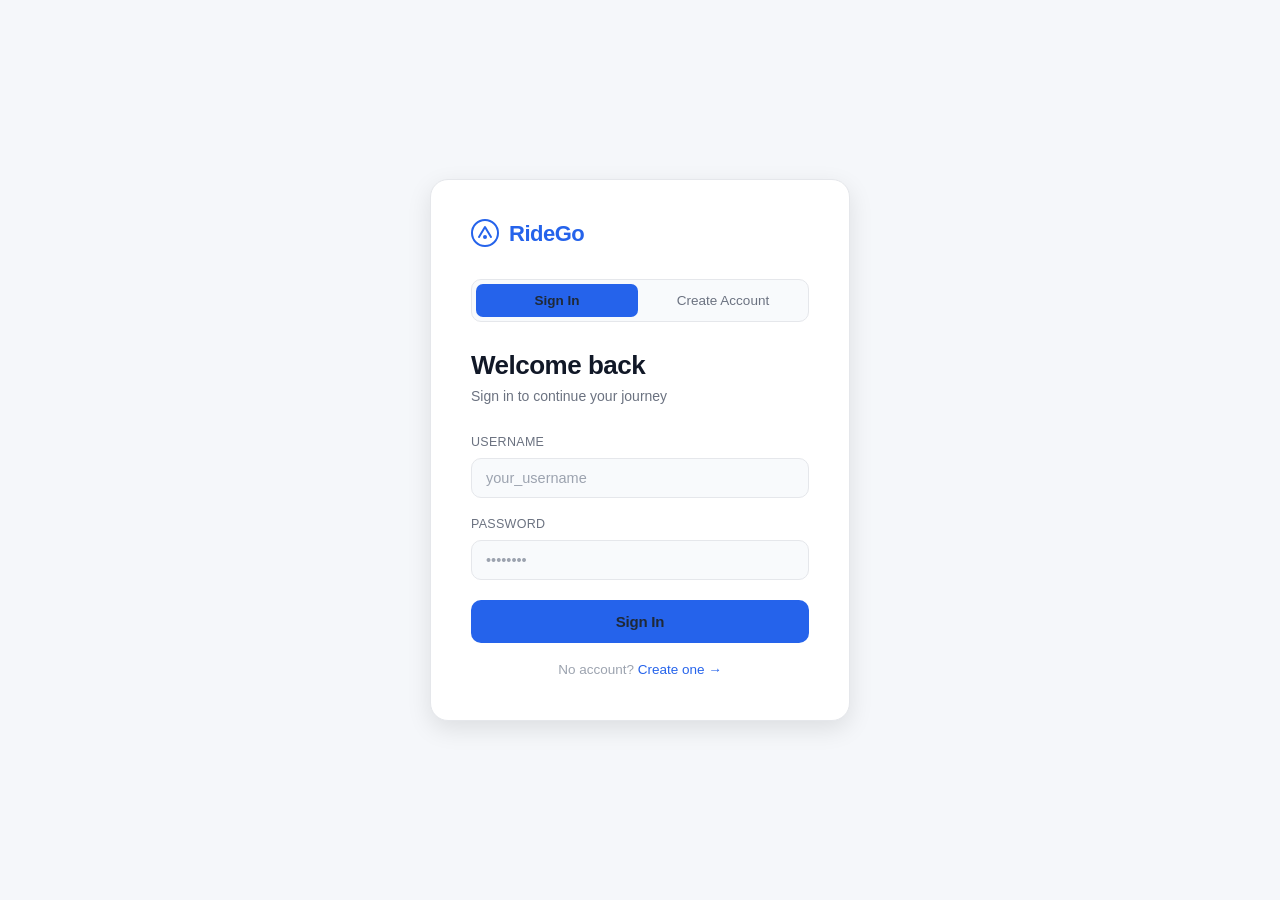
<file: src/main/resources/static/index.html>
<!DOCTYPE html>
<html lang="en">
<head>
  <meta charset="UTF-8" />
  <meta name="viewport" content="width=device-width, initial-scale=1.0" />
  <title>RideGo — Your Ride, Your Way</title>
  <link rel="stylesheet" href="css/style.css" />
  <link rel="preconnect" href="https://fonts.googleapis.com" />
  <link href="https://fonts.googleapis.com/css2?family=Syne:wght@400;600;700;800&family=DM+Sans:ital,wght@0,300;0,400;0,500;1,300&display=swap" rel="stylesheet" />
</head>
<body class="auth-page">

  <!-- Animated background -->
  <div class="bg-grid"></div>
  <div class="bg-blob blob-1"></div>
  <div class="bg-blob blob-2"></div>
  <div class="bg-blob blob-3"></div>

  <div class="auth-container">
    <!-- Brand -->
    <div class="brand">
      <div class="brand-icon">
        <svg width="28" height="28" viewBox="0 0 28 28" fill="none">
          <circle cx="14" cy="14" r="13" stroke="currentColor" stroke-width="2"/>
          <path d="M8 18 L14 8 L20 18" stroke="currentColor" stroke-width="2" stroke-linecap="round" stroke-linejoin="round"/>
          <circle cx="14" cy="18" r="2" fill="currentColor"/>
        </svg>
      </div>
      <span class="brand-name">RideGo</span>
    </div>

    <!-- Tab switcher -->
    <div class="auth-tabs">
      <button class="tab-btn active" data-tab="login">Sign In</button>
      <button class="tab-btn" data-tab="register">Create Account</button>
    </div>

    <!-- Login Form -->
    <div class="auth-form" id="login-form">
      <div class="form-header">
        <h1>Welcome back</h1>
        <p>Sign in to continue your journey</p>
      </div>

      <div class="alert" id="login-alert"></div>

      <div class="field">
        <label for="login-username">Username</label>
        <input type="text" id="login-username" placeholder="your_username" autocomplete="username" />
      </div>
      <div class="field">
        <label for="login-password">Password</label>
        <input type="password" id="login-password" placeholder="••••••••" autocomplete="current-password" />
      </div>

      <button class="btn-primary" id="login-btn">
        <span class="btn-text">Sign In</span>
        <span class="btn-loader hidden"></span>
      </button>

      <p class="auth-switch">No account? <a href="#" data-switch="register">Create one →</a></p>
    </div>

    <!-- Register Form -->
    <div class="auth-form hidden" id="register-form">
      <div class="form-header">
        <h1>Join RideGo</h1>
        <p>Create your account to get started</p>
      </div>

      <div class="alert" id="register-alert"></div>

      <div class="field">
        <label for="reg-username">Username</label>
        <input type="text" id="reg-username" placeholder="choose_a_username" autocomplete="username" />
      </div>
      <div class="field">
        <label for="reg-password">Password</label>
        <input type="password" id="reg-password" placeholder="••••••••" autocomplete="new-password" />
      </div>
      <div class="field">
        <label>I want to</label>
        <div class="role-toggle">
          <button class="role-btn active" data-role="ROLE_USER">
            <svg width="18" height="18" viewBox="0 0 18 18" fill="none">
              <circle cx="9" cy="6" r="3" stroke="currentColor" stroke-width="1.5"/>
              <path d="M3 15c0-3.314 2.686-6 6-6s6 2.686 6 6" stroke="currentColor" stroke-width="1.5" stroke-linecap="round"/>
            </svg>
            Book Rides
          </button>
          <button class="role-btn" data-role="ROLE_DRIVER">
            <svg width="18" height="18" viewBox="0 0 18 18" fill="none">
              <rect x="1" y="7" width="16" height="8" rx="2" stroke="currentColor" stroke-width="1.5"/>
              <path d="M3 7V6a6 6 0 0 1 12 0v1" stroke="currentColor" stroke-width="1.5"/>
              <circle cx="5" cy="13" r="1.5" fill="currentColor"/>
              <circle cx="13" cy="13" r="1.5" fill="currentColor"/>
            </svg>
            Drive & Earn
          </button>
        </div>
      </div>

      <div class="driver-fields hidden" id="driver-fields">
        <div class="field">
          <label for="reg-phone">Phone Number</label>
          <input type="tel" id="reg-phone" placeholder="9876543210" autocomplete="tel" />
        </div>
        <div class="field">
          <label for="reg-vehicle-type">Vehicle Type</label>
          <select id="reg-vehicle-type">
            <option value="">Select vehicle type</option>
            <option value="Sedan">Sedan</option>
            <option value="SUV">SUV</option>
            <option value="Premium">Premium</option>
          </select>
        </div>
        <div class="field">
          <label for="reg-vehicle-name">Vehicle Name</label>
          <input type="text" id="reg-vehicle-name" placeholder="Honda City" />
        </div>
        <div class="field">
          <label for="reg-vehicle-number">Vehicle Number</label>
          <input type="text" id="reg-vehicle-number" placeholder="MP09AB1234" />
        </div>
      </div>

      <button class="btn-primary" id="register-btn">
        <span class="btn-text">Create Account</span>
        <span class="btn-loader hidden"></span>
      </button>

      <p class="auth-switch">Have an account? <a href="#" data-switch="login">Sign in →</a></p>
    </div>
  </div>

  <script src="js/api.js"></script>
  <script src="js/auth.js"></script>
</body>
</html>
</file>
<file: src/main/resources/static/css/style.css>
/* ====================================================
   RideGo Design System
   Aesthetic: Dark luxury meets urban transit — deep blacks,
   electric amber accent, clean editorial typography
   ==================================================== */

:root {
  --black:        #1f2937;
  --surface:      #ffffff;
  --surface-2:    #f8fafc;
  --surface-3:    #f1f5f9;

  --border:       #e5e7eb;
  --border-hover: #cbd5e1;

  /* Main theme changed from amber to blue */
  --amber:        #2563eb;
  --amber-light:  #3b82f6;
  --amber-dim:    rgba(37,99,235,0.10);
  --amber-glow:   rgba(37,99,235,0.20);

  --green:        #16a34a;
  --green-dim:    rgba(22,163,74,0.10);

  --red:          #dc2626;
  --red-dim:      rgba(220,38,38,0.10);

  --blue:         #2563eb;
  --blue-dim:     rgba(37,99,235,0.10);

  --text-primary:   #111827;
  --text-secondary: #6b7280;
  --text-muted:     #9ca3af;

  --font-display: 'Inter', sans-serif;
  --font-body: 'Inter', sans-serif;

  --radius: 10px;
  --radius-lg: 14px;
  --radius-xl: 18px;

  --shadow-sm: 0 1px 3px rgba(0,0,0,0.08);
  --shadow-md: 0 4px 12px rgba(0,0,0,0.08);
  --shadow-lg: 0 8px 24px rgba(0,0,0,0.10);
}

*, *::before, *::after { box-sizing: border-box; margin: 0; padding: 0; }

html { font-size: 16px; scroll-behavior: smooth; }

body {
  font-family: var(--font-body);
  background: #f5f7fa;
  color: var(--text-primary);
  line-height: 1.6;
  min-height: 100vh;
  -webkit-font-smoothing: antialiased;
}

/* ====================================================
   AUTH PAGE
   ==================================================== */

.auth-page {
  display: flex;
  align-items: center;
  justify-content: center;
  min-height: 100vh;
  padding: 24px;
  position: relative;
  overflow-x: hidden;
  overflow-y: auto;
}

/* Animated background grid */
.bg-grid {
  position: fixed;
  inset: 0;
  background-image:
    linear-gradient(rgba(255,255,255,0.025) 1px, transparent 1px),
    linear-gradient(90deg, rgba(255,255,255,0.025) 1px, transparent 1px);
  background-size: 48px 48px;
  pointer-events: none;
  z-index: 0;
}

.bg-blob {
  position: fixed;
  border-radius: 50%;
  filter: blur(80px);
  pointer-events: none;
  z-index: 0;
  animation: blobDrift 20s ease-in-out infinite alternate;
}
.bg-grid,
.bg-blob,
.blob-1,
.blob-2,
.blob-3 {
  display: none;
}
.blob-1 {
  width: 500px; height: 500px;
  background: radial-gradient(circle, rgba(245,166,35,0.15) 0%, transparent 70%);
  top: -150px; right: -100px;
}
.blob-2 {
  width: 400px; height: 400px;
  background: radial-gradient(circle, rgba(52,152,219,0.08) 0%, transparent 70%);
  bottom: -100px; left: -100px;
  animation-delay: -8s;
}
.blob-3 {
  width: 300px; height: 300px;
  background: radial-gradient(circle, rgba(46,204,113,0.06) 0%, transparent 70%);
  top: 40%; left: 40%;
  animation-delay: -4s;
}

@keyframes blobDrift {
  from { transform: translate(0, 0) scale(1); }
  to   { transform: translate(40px, 30px) scale(1.1); }
}

.auth-container {
  position: relative;
  z-index: 1;
  width: 100%;
  max-width: 420px;
  background: var(--surface);
  border: 1px solid var(--border);
  border-radius: var(--radius-xl);
  padding: 36px 40px 40px;
  box-shadow: var(--shadow-lg), 0 0 0 1px rgba(255,255,255,0.03);
  animation: slideUp 0.5s cubic-bezier(0.22,1,0.36,1);
}

@keyframes slideUp {
  from { opacity: 0; transform: translateY(24px); }
  to   { opacity: 1; transform: translateY(0); }
}

/* Brand */
.brand {
  display: flex;
  align-items: center;
  gap: 10px;
  margin-bottom: 28px;
  color: var(--amber);
  font-family: var(--font-display);
  font-size: 22px;
  font-weight: 800;
  letter-spacing: -0.5px;
}
.brand-icon { display: flex; align-items: center; }

/* Tabs */
.auth-tabs {
  display: flex;
  background: var(--surface-2);
  border: 1px solid var(--border);
  border-radius: var(--radius);
  padding: 4px;
  margin-bottom: 28px;
  gap: 4px;
}
.tab-btn {
  flex: 1;
  background: transparent;
  border: none;
  color: var(--text-secondary);
  font-family: var(--font-body);
  font-size: 13.5px;
  font-weight: 500;
  padding: 9px 12px;
  border-radius: 7px;
  cursor: pointer;
  transition: all 0.2s;
}
.tab-btn.active {
  background: var(--amber);
  color: var(--black);
  font-weight: 700;
}
.tab-btn:hover:not(.active) { color: var(--text-primary); }

/* Form */
.auth-form { animation: fadeIn 0.3s ease; }
.auth-form.hidden { display: none; }

@keyframes fadeIn {
  from { opacity: 0; transform: translateY(8px); }
  to   { opacity: 1; transform: translateY(0); }
}

.form-header { margin-bottom: 24px; }
.form-header h1 {
  font-family: var(--font-display);
  font-size: 26px;
  font-weight: 700;
  letter-spacing: -0.5px;
  color: var(--text-primary);
  line-height: 1.2;
  margin-bottom: 4px;
}
.form-header p {
  font-size: 14px;
  color: var(--text-secondary);
}

/* Fields */
.field { margin-bottom: 16px; }
.field label {
  display: block;
  font-size: 12.5px;
  font-weight: 500;
  color: var(--text-secondary);
  margin-bottom: 6px;
  letter-spacing: 0.3px;
  text-transform: uppercase;
}
.field input {
  width: 100%;
  background: var(--surface-2);
  border: 1px solid var(--border);
  border-radius: var(--radius);
  color: var(--text-primary);
  font-family: var(--font-body);
  font-size: 14.5px;
  padding: 11px 14px;
  outline: none;
  transition: border-color 0.2s, box-shadow 0.2s;
}
.field input::placeholder { color: var(--text-muted); }
.field input:focus {
  border-color: var(--amber);
  box-shadow: 0 0 0 3px var(--amber-dim);
}

/* Role toggle */
.role-toggle {
  display: flex;
  gap: 8px;
}
.role-btn {
  flex: 1;
  display: flex;
  align-items: center;
  justify-content: center;
  gap: 7px;
  background: var(--surface-2);
  border: 1.5px solid var(--border);
  border-radius: var(--radius);
  color: var(--text-secondary);
  font-family: var(--font-body);
  font-size: 13.5px;
  font-weight: 500;
  padding: 11px 12px;
  cursor: pointer;
  transition: all 0.2s;
}
.role-btn.active {
  background: var(--amber-dim);
  border-color: var(--amber);
  color: var(--amber);
}
.role-btn:hover:not(.active) {
  border-color: var(--border-hover);
  color: var(--text-primary);
}

/* Primary button */
.btn-primary {
  width: 100%;
  display: flex;
  align-items: center;
  justify-content: center;
  gap: 8px;
  background: var(--amber);
  border: none;
  border-radius: var(--radius);
  color: var(--black);
  font-family: var(--font-display);
  font-size: 15px;
  font-weight: 700;
  padding: 13px 20px;
  cursor: pointer;
  transition: all 0.2s;
  margin-top: 20px;
  letter-spacing: -0.2px;
}
.btn-primary:hover {
  background: var(--amber-light);
  transform: translateY(-1px);
  box-shadow: 0 8px 24px var(--amber-glow);
}
.btn-primary:active { transform: translateY(0); }
.btn-primary:disabled {
  opacity: 0.5;
  cursor: not-allowed;
  transform: none;
}

.btn-large { padding: 15px 24px; font-size: 16px; }

/* Loader spinner */
.btn-loader {
  width: 16px; height: 16px;
  border: 2px solid rgba(0,0,0,0.25);
  border-top-color: var(--black);
  border-radius: 50%;
  animation: spin 0.7s linear infinite;
}
.btn-loader.hidden { display: none; }
.btn-text { /* normal */ }

@keyframes spin { to { transform: rotate(360deg); } }

/* Auth switch */
.auth-switch {
  text-align: center;
  font-size: 13.5px;
  color: var(--text-muted);
  margin-top: 16px;
}
.auth-switch a {
  color: var(--amber);
  text-decoration: none;
  font-weight: 500;
}
.auth-switch a:hover { text-decoration: underline; }

/* Alert */
.alert {
  border-radius: var(--radius);
  font-size: 13.5px;
  padding: 10px 14px;
  margin-bottom: 14px;
  display: none;
  animation: fadeIn 0.2s ease;
}
.alert.error {
  display: block;
  background: var(--red-dim);
  border: 1px solid var(--red);
  color: #ff7b6b;
}
.alert.success {
  display: block;
  background: var(--green-dim);
  border: 1px solid var(--green);
  color: #6effa8;
}
.alert.info {
  display: block;
  background: var(--blue-dim);
  border: 1px solid var(--blue);
  color: #80c8ff;
}

/* ====================================================
   STATUS BADGES
   ==================================================== */

.status-badge {
  display: inline-flex;
  align-items: center;
  gap: 5px;
  font-size: 11.5px;
  font-weight: 600;
  letter-spacing: 0.5px;
  text-transform: uppercase;
  padding: 4px 10px;
  border-radius: 20px;
}
.status-badge::before {
  content: '';
  width: 6px; height: 6px;
  border-radius: 50%;
}
.status-REQUESTED {
  background: var(--amber-dim);
  color: var(--amber);
  border: 1px solid rgba(245,166,35,0.3);
}
.status-REQUESTED::before { background: var(--amber); }

.status-ACCEPTED {
  background: var(--blue-dim);
  color: var(--blue);
  border: 1px solid rgba(52,152,219,0.3);
}
.status-ACCEPTED::before { background: var(--blue); animation: pulse 1.5s infinite; }

.status-COMPLETED {
  background: var(--green-dim);
  color: var(--green);
  border: 1px solid rgba(46,204,113,0.3);
}
.status-COMPLETED::before { background: var(--green); }

@keyframes pulse {
  0%, 100% { opacity: 1; }
  50%       { opacity: 0.3; }
}

/* ====================================================
   SPINNER / LOADING
   ==================================================== */

.spinner {
  width: 32px; height: 32px;
  border: 2px solid var(--border);
  border-top-color: var(--amber);
  border-radius: 50%;
  animation: spin 0.8s linear infinite;
  margin: 0 auto 12px;
}

.loading-state {
  text-align: center;
  padding: 48px 24px;
  color: var(--text-muted);
  font-size: 14px;
}

/* ====================================================
   UTILITY
   ==================================================== */
.hidden { display: none !important; }

.driver-fields.hidden {
  display: none;
}
.field select {
  width: 100%;
  background: var(--surface-2);
  border: 1px solid var(--border);
  border-radius: var(--radius);
  color: var(--text-primary);
  font-family: var(--font-body);
  font-size: 14.5px;
  padding: 11px 14px;
  outline: none;
}
.field select:focus {
  border-color: var(--amber);
  box-shadow: 0 0 0 3px var(--amber-dim);
}

@media (max-height: 760px), (max-width: 600px) {
  .auth-page {
    align-items: flex-start;
    padding: 16px;
  }
  .auth-container {
    margin: auto 0;
    padding: 24px 20px 28px;
  }
  .brand,
  .auth-tabs {
    margin-bottom: 20px;
  }
  .form-header {
    margin-bottom: 18px;
  }
  .role-toggle {
    flex-direction: column;
  }
}
</file>
<file: src/main/resources/static/css/dashboard.css>
/* ====================================================
   Dashboard Layout
   ==================================================== */

.dashboard-page {
  display: flex;
  min-height: 100vh;
}

/* ====================================================
   Sidebar
   ==================================================== */

.sidebar {
  width: 240px;
  min-height: 100vh;
  background: var(--surface);
  border-right: 1px solid var(--border);
  display: flex;
  flex-direction: column;
  padding: 24px 16px;
  position: sticky;
  top: 0;
  height: 100vh;
  overflow: hidden;
}

.sidebar-brand {
  display: flex;
  align-items: center;
  gap: 10px;
  color: var(--amber);
  font-family: var(--font-display);
  font-size: 20px;
  font-weight: 800;
  letter-spacing: -0.5px;
  padding: 0 8px 24px;
  border-bottom: 1px solid var(--border);
  margin-bottom: 24px;
}
.sidebar-brand .brand-icon { display: flex; }

.sidebar-nav {
  display: flex;
  flex-direction: column;
  gap: 4px;
  flex: 1;
}

.nav-item {
  display: flex;
  align-items: center;
  gap: 10px;
  padding: 10px 12px;
  border-radius: var(--radius);
  color: var(--text-secondary);
  text-decoration: none;
  font-size: 14px;
  font-weight: 500;
  transition: all 0.2s;
  cursor: pointer;
}
.nav-item:hover {
  background: var(--surface-2);
  color: var(--text-primary);
}
.nav-item.active {
  background: var(--amber-dim);
  color: var(--amber);
}
.nav-item svg { flex-shrink: 0; }

.sidebar-user {
  display: flex;
  align-items: center;
  gap: 10px;
  padding: 12px 10px;
  border-top: 1px solid var(--border);
  margin-top: auto;
}

.user-avatar {
  width: 34px; height: 34px;
  border-radius: 50%;
  background: var(--amber);
  color: var(--black);
  font-family: var(--font-display);
  font-size: 14px;
  font-weight: 800;
  display: flex;
  align-items: center;
  justify-content: center;
  flex-shrink: 0;
}
.driver-avatar {
  background: var(--blue);
  color: #fff;
}

.user-info { flex: 1; min-width: 0; }
.user-name {
  font-size: 13.5px;
  font-weight: 600;
  color: var(--text-primary);
  white-space: nowrap;
  overflow: hidden;
  text-overflow: ellipsis;
}
.user-role-label {
  font-size: 11px;
  color: var(--text-muted);
  text-transform: uppercase;
  letter-spacing: 0.5px;
}

.logout-btn {
  background: transparent;
  border: 1px solid var(--border);
  border-radius: 7px;
  color: var(--text-muted);
  cursor: pointer;
  padding: 6px;
  display: flex;
  align-items: center;
  justify-content: center;
  transition: all 0.2s;
  flex-shrink: 0;
}
.logout-btn:hover {
  border-color: var(--red);
  color: var(--red);
}

/* ====================================================
   Dashboard Main
   ==================================================== */

.dashboard-main {
  flex: 1;
  padding: 32px 40px;
  max-width: calc(100vw - 240px);
  overflow-x: hidden;
}

/* Header */
.dash-header {
  display: flex;
  align-items: flex-start;
  justify-content: space-between;
  margin-bottom: 32px;
  padding-bottom: 24px;
  border-bottom: 1px solid var(--border);
}
.dash-title {
  font-family: var(--font-display);
  font-size: 28px;
  font-weight: 700;
  letter-spacing: -0.5px;
  color: var(--text-primary);
  line-height: 1.2;
  margin-bottom: 4px;
}
.dash-subtitle {
  font-size: 14px;
  color: var(--text-secondary);
}
.header-actions {
  display: flex;
  align-items: center;
  gap: 10px;
}

.icon-btn {
  background: var(--surface-2);
  border: 1px solid var(--border);
  border-radius: var(--radius);
  color: var(--text-secondary);
  cursor: pointer;
  padding: 8px;
  display: flex;
  align-items: center;
  justify-content: center;
  transition: all 0.2s;
}
.icon-btn:hover {
  border-color: var(--border-hover);
  color: var(--text-primary);
}
.refresh-btn {
  display: inline-flex;
  align-items: center;
  gap: 8px;
  background: var(--amber-dim);
  border: 1px solid rgba(37, 99, 235, 0.25);
  border-radius: 999px;
  color: var(--amber);
  cursor: pointer;
  font-family: var(--font-body);
  font-size: 13px;
  font-weight: 700;
  padding: 9px 14px;
  transition: all 0.2s;
}
.refresh-btn:hover {
  background: var(--amber);
  color: #fff;
  box-shadow: var(--shadow-sm);
  transform: translateY(-1px);
}
.refresh-btn.spinning svg {
  animation: spin 1s linear infinite;
}

.live-badge {
  display: flex;
  align-items: center;
  gap: 6px;
  background: var(--green-dim);
  border: 1px solid rgba(46,204,113,0.3);
  border-radius: 20px;
  color: var(--green);
  font-size: 12px;
  font-weight: 600;
  padding: 5px 12px;
  letter-spacing: 0.3px;
  text-transform: uppercase;
}
.live-dot {
  width: 7px; height: 7px;
  border-radius: 50%;
  background: var(--green);
  animation: pulse 1.5s infinite;
}

/* Panel */
.panel { animation: fadeIn 0.3s ease; }
.panel.hidden { display: none; }

/* ====================================================
   Book Ride Panel
   ==================================================== */

.book-card {
  background: var(--surface);
  border: 1px solid var(--border);
  border-radius: var(--radius-lg);
  padding: 28px;
  display: flex;
  gap: 20px;
  margin-bottom: 20px;
  transition: border-color 0.2s;
}
.book-card:focus-within { border-color: var(--border-hover); }

.route-visual {
  display: flex;
  flex-direction: column;
  align-items: center;
  padding-top: 34px;
  flex-shrink: 0;
}
.route-dot {
  width: 12px; height: 12px;
  border-radius: 50%;
  flex-shrink: 0;
}
.pickup-dot { background: var(--amber); box-shadow: 0 0 8px var(--amber-glow); }
.drop-dot { background: var(--green); box-shadow: 0 0 8px rgba(46,204,113,0.4); }
.route-line {
  flex: 1;
  width: 2px;
  background: linear-gradient(to bottom, var(--amber), var(--green));
  margin: 6px 0;
  min-height: 32px;
  opacity: 0.5;
}

.route-inputs { flex: 1; }
.route-inputs .field { margin-bottom: 14px; }
.route-inputs .field:last-child { margin-bottom: 0; }

.route-tools {
  display: flex;
  gap: 10px;
  flex-wrap: wrap;
  margin-bottom: 16px;
}

.btn-secondary {
  display: inline-flex;
  align-items: center;
  justify-content: center;
  gap: 7px;
  background: var(--surface-2);
  border: 1.5px solid var(--border);
  border-radius: var(--radius);
  color: var(--text-secondary);
  font-family: var(--font-body);
  font-size: 13.5px;
  font-weight: 600;
  padding: 10px 14px;
  cursor: pointer;
  transition: all 0.2s;
}
.btn-secondary:hover {
  border-color: var(--amber);
  color: var(--amber);
  background: var(--amber-dim);
}
.btn-secondary:disabled {
  opacity: 0.5;
  cursor: not-allowed;
}

.route-summary {
  display: grid;
  grid-template-columns: repeat(2, minmax(0, 1fr));
  gap: 12px;
  margin-bottom: 16px;
}
.route-summary.hidden { display: none; }
.route-metric {
  background: linear-gradient(135deg, var(--surface), var(--surface-2));
  border: 1px solid var(--border);
  border-radius: var(--radius-lg);
  padding: 16px 18px;
}
.metric-label {
  display: block;
  color: var(--text-muted);
  font-size: 11px;
  font-weight: 700;
  letter-spacing: 0.6px;
  margin-bottom: 4px;
  text-transform: uppercase;
}
.route-metric strong {
  color: var(--text-primary);
  font-family: var(--font-display);
  font-size: 24px;
  line-height: 1;
}

.map-shell {
  background: var(--surface);
  border: 1px solid var(--border);
  border-radius: var(--radius-lg);
  margin-bottom: 20px;
  overflow: hidden;
  min-height: 380px;
  position: relative;
}
.route-map {
  height: 380px;
  width: 100%;
  background: var(--surface-2);
}
.leaflet-container {
  font-family: var(--font-body);
}
.leaflet-control-attribution {
  background: rgba(10,10,12,0.72) !important;
  color: var(--text-muted) !important;
}
.leaflet-control-attribution a { color: var(--amber) !important; }
.leaflet-popup-content-wrapper,
.leaflet-popup-tip {
  background: var(--surface);
  color: var(--text-primary);
  border: 1px solid var(--border);
}

.ai-recommendation {
  background: var(--surface);
  border: 1px solid var(--border);
  border-radius: var(--radius-lg);
  margin-bottom: 16px;
  padding: 18px;
  animation: fadeIn 0.3s ease;
}
.ai-recommendation.hidden { display: none; }
.ai-header,
.vehicle-selection-header {
  display: flex;
  align-items: center;
  justify-content: space-between;
  gap: 12px;
  margin-bottom: 12px;
}
.ai-eyebrow,
.ai-status {
  color: var(--text-muted);
  font-size: 11px;
  font-weight: 700;
  letter-spacing: 0.6px;
  text-transform: uppercase;
}
.ai-status {
  color: var(--amber);
}
.planner-facts {
  display: grid;
  grid-template-columns: repeat(3, minmax(0, 1fr));
  gap: 10px;
  margin-bottom: 12px;
}
.planner-facts div {
  background: var(--surface-2);
  border: 1px solid var(--border);
  border-radius: var(--radius);
  padding: 12px;
}
.planner-facts span {
  display: block;
  color: var(--text-muted);
  font-size: 11px;
  font-weight: 700;
  margin-bottom: 3px;
  text-transform: uppercase;
}
.planner-facts strong {
  color: var(--text-primary);
  font-family: var(--font-display);
  font-size: 18px;
}
.ai-recommendation p {
  color: var(--text-secondary);
  font-size: 14px;
  line-height: 1.5;
}
.ai-recommendation.unavailable {
  border-color: var(--red);
}
.capacity-warning {
  background: var(--red-dim);
  border: 1px solid rgba(220, 38, 38, 0.35);
  border-radius: var(--radius);
  color: var(--red);
  font-size: 13px;
  font-weight: 600;
  margin-top: 12px;
  padding: 10px 12px;
}

.vehicle-selection {
  margin-bottom: 16px;
}
.vehicle-selection.hidden { display: none; }
.vehicle-card-grid {
  display: grid;
  grid-template-columns: repeat(3, minmax(0, 1fr));
  gap: 12px;
}
.vehicle-card {
  background: var(--surface);
  border: 1.5px solid var(--border);
  border-radius: var(--radius-lg);
  color: var(--text-primary);
  cursor: pointer;
  font-family: var(--font-body);
  padding: 16px;
  text-align: left;
  transition: border-color 0.2s, box-shadow 0.2s, transform 0.2s;
}
.vehicle-card:hover {
  border-color: var(--border-hover);
  transform: translateY(-1px);
}
.vehicle-card.selected {
  border-color: var(--amber);
  box-shadow: 0 0 0 3px var(--amber-dim);
}
.vehicle-card .vehicle-name,
.vehicle-card small {
  display: block;
}
.vehicle-card .vehicle-name {
  color: var(--text-secondary);
  font-size: 12px;
  font-weight: 700;
  letter-spacing: 0.4px;
  text-transform: uppercase;
}
.vehicle-card strong {
  display: block;
  font-family: var(--font-display);
  font-size: 24px;
  line-height: 1;
  margin: 8px 0 6px;
}
.vehicle-card small {
  color: var(--text-muted);
  font-size: 12px;
}
.vehicle-card.unsuitable {
  border-color: rgba(220, 38, 38, 0.45);
}
.vehicle-card.recommended::after {
  content: 'Recommended';
  display: inline-block;
  background: var(--green-dim);
  border-radius: 999px;
  color: var(--green);
  font-size: 10px;
  font-style: normal;
  font-weight: 700;
  margin-top: 10px;
  padding: 3px 8px;
  text-transform: uppercase;
}
.vehicle-suitability {
  color: var(--red);
  display: block;
  font-size: 11px;
  font-style: normal;
  font-weight: 600;
  margin-top: 8px;
}

/* ====================================================
   Stats Strip (Driver)
   ==================================================== */

.stats-strip {
  display: grid;
  grid-template-columns: repeat(3, 1fr);
  gap: 14px;
  margin-bottom: 28px;
}

.stat-card {
  background: var(--surface);
  border: 1px solid var(--border);
  border-radius: var(--radius-lg);
  padding: 20px 24px;
  text-align: center;
  transition: border-color 0.2s;
}
.stat-card:hover { border-color: var(--border-hover); }
.stat-value {
  font-family: var(--font-display);
  font-size: 32px;
  font-weight: 800;
  color: var(--amber);
  line-height: 1;
  margin-bottom: 4px;
}
.stat-label {
  font-size: 12px;
  color: var(--text-muted);
  text-transform: uppercase;
  letter-spacing: 0.5px;
  font-weight: 500;
}

/* ====================================================
   Ride Cards
   ==================================================== */

.rides-list {
  display: flex;
  flex-direction: column;
  gap: 12px;
}

.ride-card {
  background: var(--surface);
  border: 1px solid var(--border);
  border-radius: var(--radius-lg);
  padding: 20px 24px;
  display: flex;
  align-items: center;
  gap: 20px;
  transition: all 0.2s;
  animation: slideUp 0.3s cubic-bezier(0.22,1,0.36,1);
  animation-fill-mode: both;
}
.ride-card:hover { border-color: var(--border-hover); transform: translateY(-1px); }

.ride-icon {
  width: 44px; height: 44px;
  border-radius: 12px;
  background: var(--amber-dim);
  display: flex;
  align-items: center;
  justify-content: center;
  color: var(--amber);
  flex-shrink: 0;
}

.ride-info { flex: 1; min-width: 0; }

.ride-route {
  display: flex;
  align-items: center;
  gap: 8px;
  font-size: 15px;
  font-weight: 600;
  color: var(--text-primary);
  margin-bottom: 5px;
  white-space: nowrap;
  overflow: hidden;
  text-overflow: ellipsis;
}
.ride-route .arrow {
  color: var(--text-muted);
  font-size: 14px;
}

.ride-meta {
  display: flex;
  align-items: center;
  gap: 12px;
  font-size: 12.5px;
  color: var(--text-muted);
}
.ride-meta span { display: flex; align-items: center; gap: 4px; }

.ride-actions {
  display: flex;
  gap: 8px;
  flex-shrink: 0;
}

.btn-action {
  display: flex;
  align-items: center;
  gap: 6px;
  background: transparent;
  border: 1.5px solid var(--border);
  border-radius: var(--radius);
  color: var(--text-secondary);
  font-family: var(--font-body);
  font-size: 13px;
  font-weight: 500;
  padding: 8px 14px;
  cursor: pointer;
  transition: all 0.2s;
  white-space: nowrap;
}
.btn-action:hover {
  border-color: var(--amber);
  color: var(--amber);
  background: var(--amber-dim);
}
.btn-action.btn-accept {
  background: var(--amber-dim);
  border-color: var(--amber);
  color: var(--amber);
}
.btn-action.btn-accept:hover {
  background: var(--amber);
  color: var(--black);
  font-weight: 700;
}
.btn-action.btn-complete {
  background: var(--green-dim);
  border-color: var(--green);
  color: var(--green);
}
.btn-action.btn-complete:hover {
  background: var(--green);
  color: var(--black);
  font-weight: 700;
}
.btn-action:disabled {
  opacity: 0.4;
  cursor: not-allowed;
}

/* Recent ride (user dashboard) */
.recent-ride {
  margin-top: 24px;
  animation: fadeIn 0.3s ease;
}
.recent-ride-header {
  font-size: 12px;
  font-weight: 600;
  text-transform: uppercase;
  letter-spacing: 0.6px;
  color: var(--text-muted);
  margin-bottom: 10px;
}

.ride-status-card {
  background: var(--surface);
  border: 1px solid var(--border);
  border-radius: var(--radius-lg);
  padding: 18px 20px;
}

/* Empty state */
.empty-state {
  text-align: center;
  padding: 60px 24px;
  color: var(--text-muted);
}
.empty-state svg {
  opacity: 0.3;
  margin-bottom: 16px;
}
.empty-state p { font-size: 15px; margin-bottom: 6px; color: var(--text-secondary); }
.empty-state span { font-size: 13px; }

/* ====================================================
   Animation delays for staggered ride cards
   ==================================================== */
.ride-card:nth-child(1) { animation-delay: 0ms; }
.ride-card:nth-child(2) { animation-delay: 60ms; }
.ride-card:nth-child(3) { animation-delay: 120ms; }
.ride-card:nth-child(4) { animation-delay: 180ms; }
.ride-card:nth-child(5) { animation-delay: 240ms; }
.ride-card:nth-child(n+6) { animation-delay: 300ms; }

/* ====================================================
   Responsive
   ==================================================== */
@media (max-width: 768px) {
  .sidebar {
    width: 60px;
    padding: 16px 8px;
  }
  .sidebar-brand span,
  .nav-item span,
  .user-info,
  .user-role-label { display: none; }
  .sidebar-brand { justify-content: center; padding-bottom: 16px; }
  .nav-item { justify-content: center; padding: 10px; }
  .sidebar-user { justify-content: center; }

  .dashboard-main {
    padding: 20px 16px;
    max-width: calc(100vw - 60px);
  }
  .dash-header { flex-direction: column; gap: 12px; }
  .book-card { flex-direction: column; gap: 12px; }
  .route-visual { flex-direction: row; padding-top: 0; padding-left: 10px; }
  .route-line { flex: 0; width: 32px; height: 2px; min-height: unset; }
  .stats-strip { grid-template-columns: repeat(3,1fr); gap: 8px; }
  .stat-value { font-size: 22px; }

  .ride-card { flex-wrap: wrap; }
  .ride-actions { width: 100%; }
  .btn-action { flex: 1; justify-content: center; }
}

/* Extended booking, payments, ratings */
.field select {
  width: 100%;
  background: var(--surface-2);
  border: 1px solid var(--border);
  border-radius: var(--radius);
  color: var(--text-primary);
  font-family: var(--font-body);
  font-size: 14.5px;
  padding: 11px 14px;
  outline: none;
}
.field select:focus {
  border-color: var(--amber);
  box-shadow: 0 0 0 3px var(--amber-dim);
}
.schedule-grid {
  display: grid;
  grid-template-columns: repeat(2, minmax(0, 1fr));
  gap: 12px;
}
.trip-details-grid {
  display: grid;
  grid-template-columns: repeat(2, minmax(0, 1fr));
  gap: 12px;
}
.field input[type="date"],
.field input[type="time"] {
  cursor: pointer;
}
.route-summary {
  grid-template-columns: repeat(5, minmax(0, 1fr));
}
.map-shell.hidden {
  display: none;
}
.driver-detail-grid {
  display: grid;
  grid-template-columns: repeat(2, minmax(0, 1fr));
  gap: 6px 14px;
  margin-top: 10px;
  color: var(--text-secondary);
  font-size: 12.5px;
}
.ride-meta {
  flex-wrap: wrap;
}
.status-CANCELLED {
  color: var(--red);
  background: var(--red-dim);
}
.status-PAID {
  color: var(--green);
  background: var(--green-dim);
}
.btn-action.btn-cancel {
  border-color: var(--red);
  color: var(--red);
  background: var(--red-dim);
}
.btn-action.btn-cancel:hover {
  background: var(--red);
  color: #fff;
}
.btn-action.btn-pay {
  border-color: var(--blue);
  color: var(--blue);
  background: var(--blue-dim);
}
.btn-action.btn-pay:hover {
  background: var(--blue);
  color: #fff;
}
.btn-action.btn-rate {
  border-color: var(--amber);
  color: var(--amber);
  background: var(--amber-dim);
}
.stats-strip {
  grid-template-columns: repeat(6, minmax(0, 1fr));
}

@media (max-width: 980px) {
  .stats-strip {
    grid-template-columns: repeat(2, minmax(0, 1fr));
  }
  .route-summary,
  .planner-facts,
  .vehicle-card-grid,
  .driver-detail-grid,
  .schedule-grid,
  .trip-details-grid {
    grid-template-columns: 1fr;
  }
}
</file>
